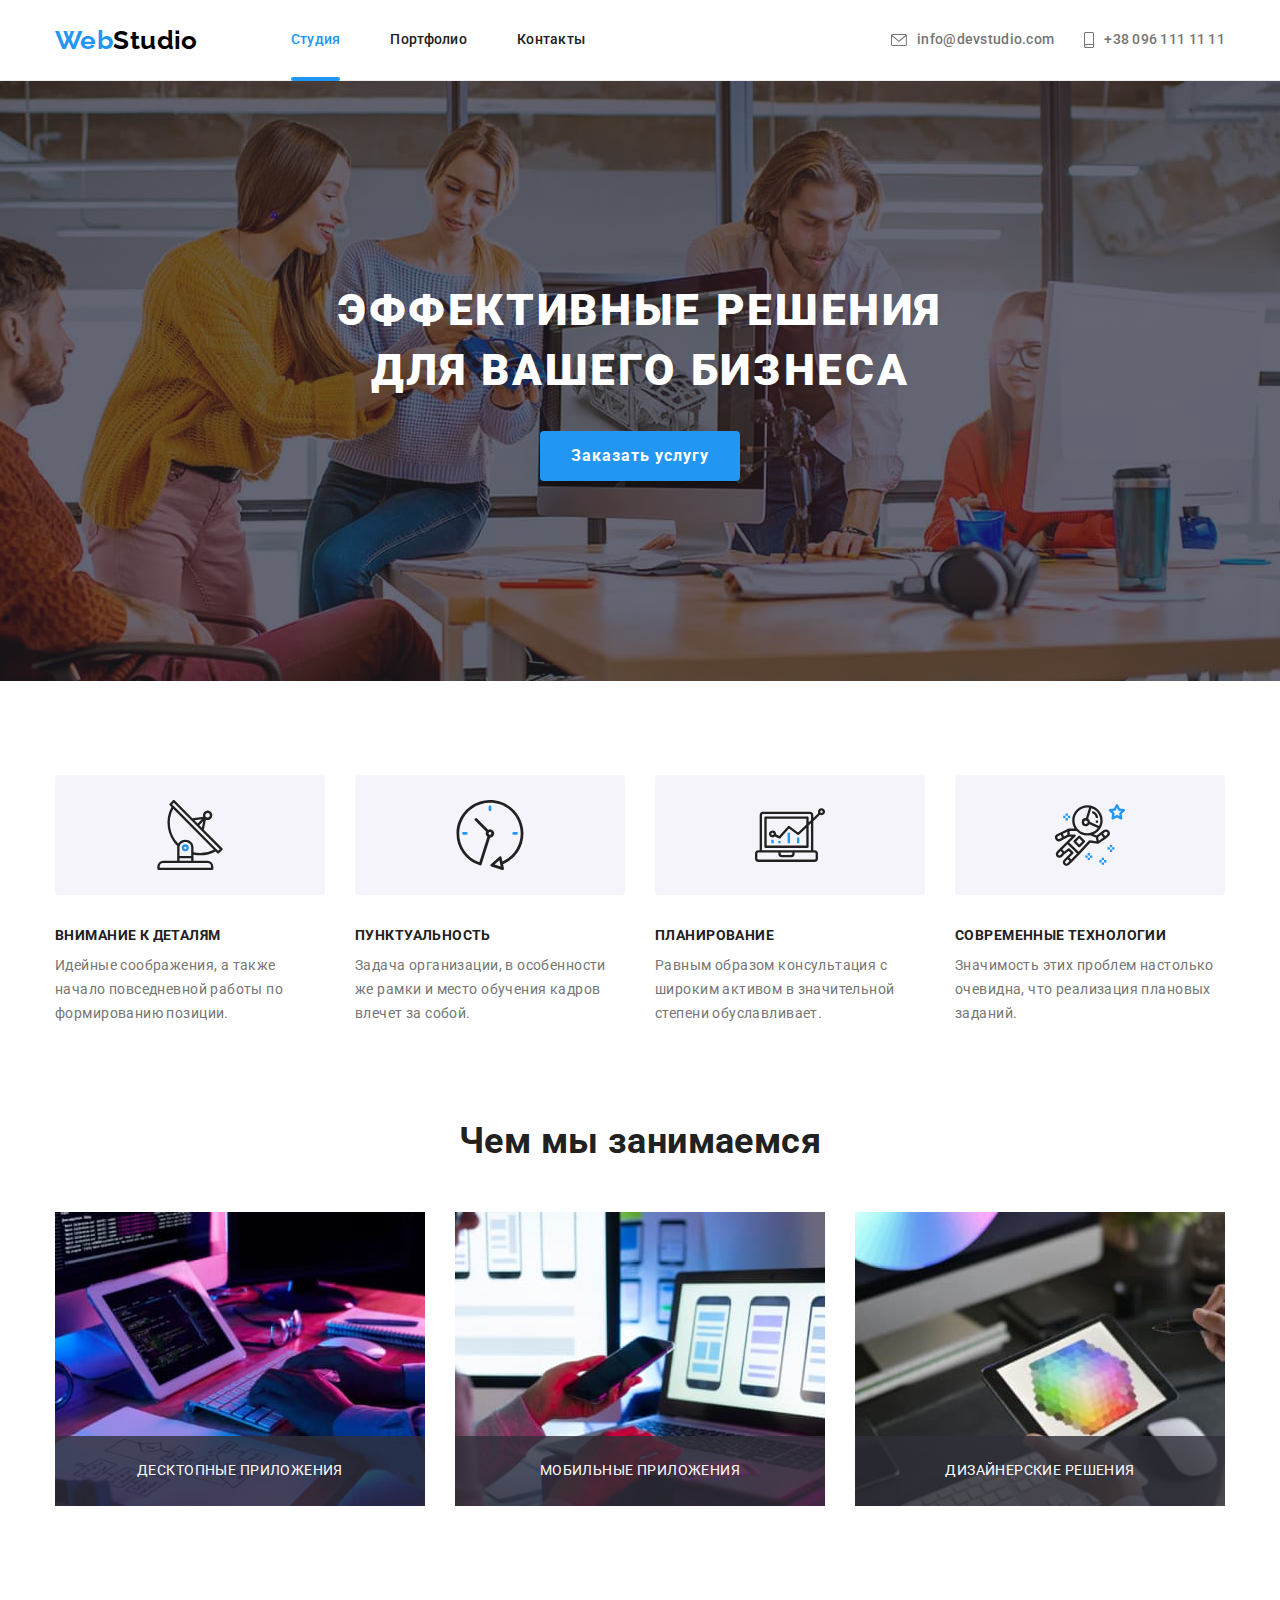
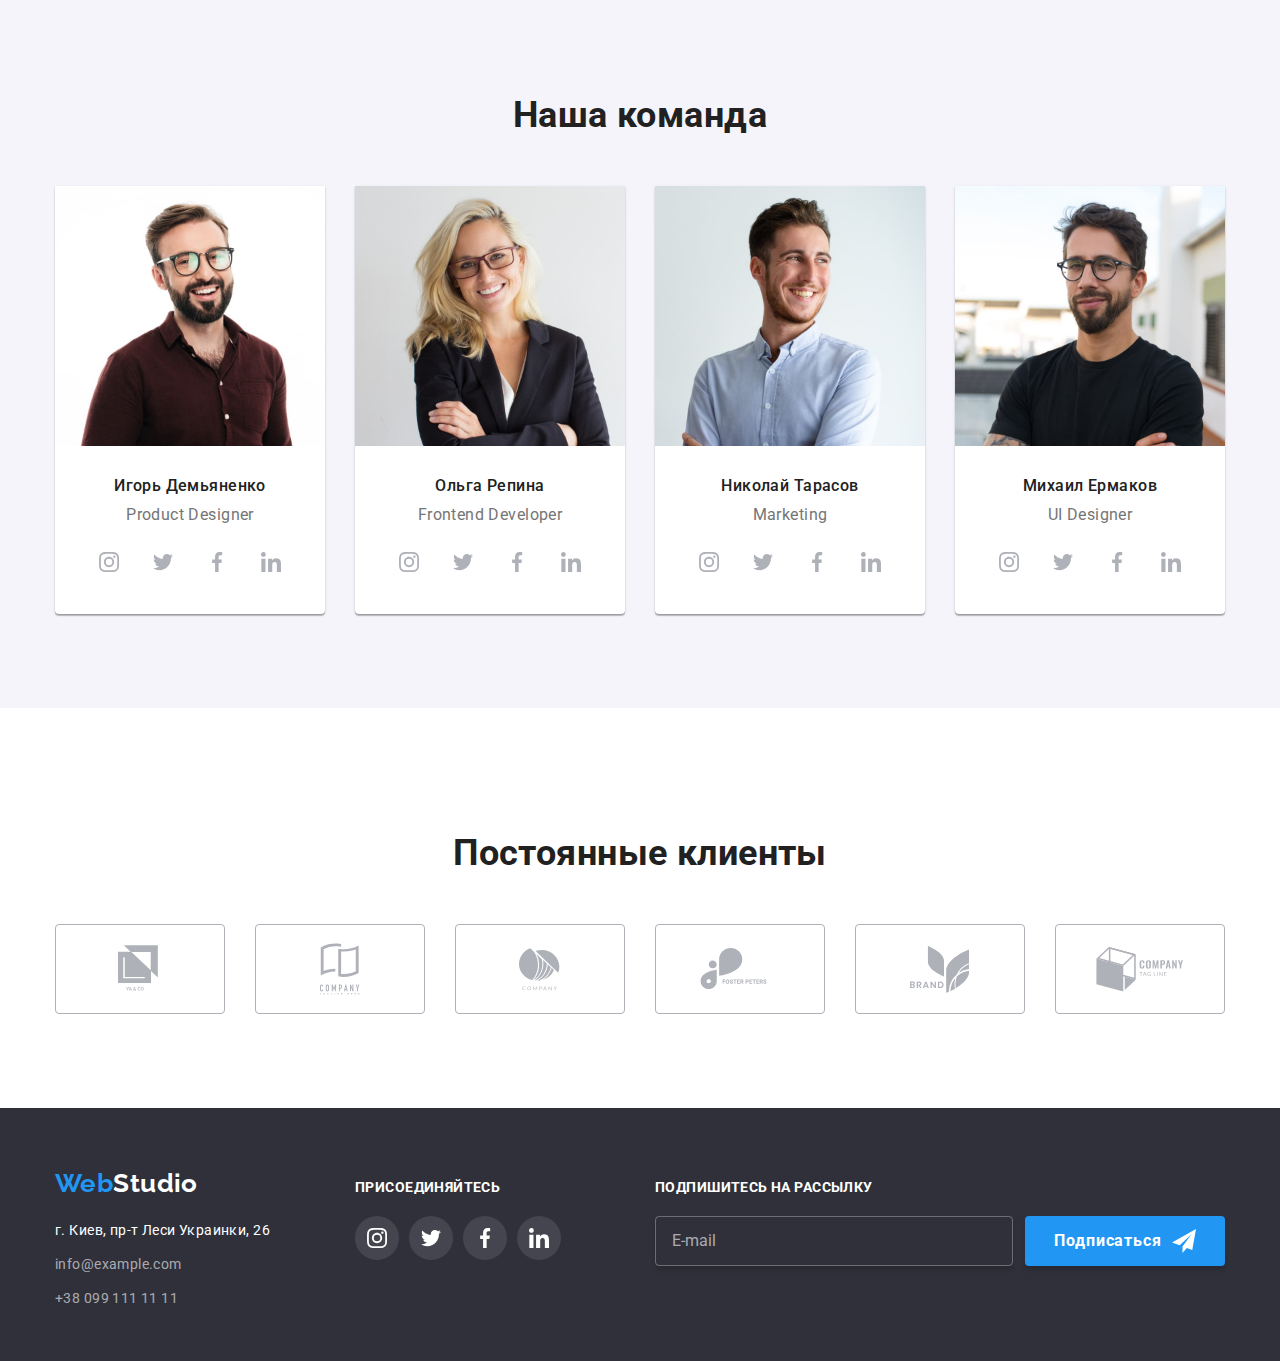
<file: index.html>
<!DOCTYPE html>
<html lang="ru">
  <head>
    <meta charset="UTF-8" />
    <meta name="viewport" content="width=device-width, initial-scale=1.0" />
    <title>WebStudio</title>
    <link rel="stylesheet" href="https://fonts.googleapis.com/css2?family=Raleway:wght@700&family=Roboto:wght@400;500;700;900&display=fallback" />
    <link rel="stylesheet" href="https://cdnjs.cloudflare.com/ajax/libs/modern-normalize/0.7.0/modern-normalize.min.css" />
    <link rel="stylesheet" href="./css/style.css" />
  </head>
  <body>
    <header class="header">
      <div class="container main-nav">
        <a href="./index.html" lang="en" class="logo">Web<span class="logo-header">Studio</span></a>
        <nav>
          <ul class="site-nav">
            <li class="item"><a href="./index.html" class="link current">Студия</a></li>
            <li class="item"><a href="./portpholio.html" class="link">Портфолио</a></li>
            <li class="item"><a href="#contacts" class="link">Контакты</a></li>
          </ul>
        </nav>
        <address class="address-nav">
          <a href="mailto:info@devstudio.com" lang="en" class="link">
            <svg class="icon-nav envelope">
              <use href="./images/svg/symbol-defs.svg#icon-envelope"></use>
            </svg>
            info@devstudio.com
          </a>
          <a href="tel:+380961111111" class="link">
            <svg class="icon-nav smartphone">
              <use href="./images/svg/symbol-defs.svg#icon-smartphone"></use>
            </svg>
            +38 096 111 11 11
          </a>
        </address>
      </div>
    </header>
    <main>
      <!--Hero-->
      <section class="section hero">
        <div class="hero-container">
          <h1 class="hero-title">Эффективные решения для вашего бизнеса</h1>
          <button type="button" class="hero-button" data-modal-open>Заказать услугу</button>
        </div>
      </section>
      <!--Features-->
      <section class="section features">
        <div class="container">
          <h2 class="features-main-title visually-hidden">Наши преимущества</h2>
          <ul class="features-list flexbox">
            <li class="features-item attention">
              <h3 class="features-title">Внимание к деталям</h3>
              <p class="features-text">Идейные соображения, а также начало повседневной работы по формированию позиции.</p>
            </li>
            <li class="features-item punctuality">
              <h3 class="features-title">Пунктуальность</h3>
              <p class="features-text">Задача организации, в особенности же рамки и место обучения кадров влечет за собой.</p>
            </li>
            <li class="features-item planning">
              <h3 class="features-title">Планирование</h3>
              <p class="features-text">Равным образом консультация с широким активом в значительной степени обуславливает.</p>
            </li>
            <li class="features-item technology">
              <h3 class="features-title">Современные технологии</h3>
              <p class="features-text">Значимость этих проблем настолько очевидна, что реализация плановых заданий.</p>
            </li>
          </ul>
        </div>
      </section>
      <!--Our Job-->
      <section class="section job">
        <div class="container">
          <h2 class="job-title">Чем мы занимаемся</h2>
          <ul class="job-list flexbox">
            <li class="job-item">
              <img src="./images/img1.jpg" alt="Человек, который работает за ноутбуком" width="370" />
              <p class="job-text">Десктопные приложения</p>
            </li>
            <li class="job-item">
              <img src="./images/img2.jpg" alt="Макеты для мобыльного приложения" width="370" />
              <p class="job-text">Мобильные приложения</p>
            </li>
            <li class="job-item">
              <img src="./images/img3.jpg" alt="Человек подбирает на планшете цвет для дизайна" width="370" />
              <p class="job-text">Дизайнерские решения</p>
            </li>
          </ul>
        </div>
      </section>
      <!--Our Team-->
      <section class="section team">
        <div class="container">
          <h2 class="team-title">Наша команда</h2>
          <ul class="team-list flexbox">
            <li class="team-item">
              <img class="team-img" src="./images/teamcard1.jpg" alt="Игорь Демьяненко" width="270" />
              <h3 class="team-worker-title">Игорь Демьяненко</h3>
              <p class="team-worker-text" lang="en">Product Designer</p>
              <ul class="social-icon-list">
                <li class="social-icon-item">
                  <a href="https://www.instagram.com/?hl=ru" class="link social-icon-link" target="_blank" rel="noopener noreferrer" aria-label="ccылка Инстаграм">
                    <svg class="social-icon">
                      <use href="./images/svg/symbol-defs.svg#icon-instagram"></use>
                    </svg>
                  </a>
                </li>
                <li class="social-icon-item">
                  <a href="https://twitter.com/" class="link social-icon-link" target="_blank" rel="noopener noreferrer" aria-label="ccылка Твиттер">
                    <svg class="social-icon">
                      <use href="./images/svg/symbol-defs.svg#icon-twitter"></use>
                    </svg>
                  </a>
                </li>
                <li class="social-icon-item">
                  <a href="https://www.facebook.com/" class="link social-icon-link" target="_blank" rel="noopener noreferrer" aria-label="ccылка Фейсбук">
                    <svg class="social-icon">
                      <use href="./images/svg/symbol-defs.svg#icon-facebook"></use>
                    </svg>
                  </a>
                </li>
                <li class="social-icon-item">
                  <a href="https://ru.linkedin.com/" class="link social-icon-link" target="_blank" rel="noopener noreferrer" aria-label="ccылка Линкедин">
                    <svg class="social-icon">
                      <use href="./images/svg/symbol-defs.svg#icon-linkedin"></use>
                    </svg>
                  </a>
                </li>
              </ul>
            </li>
            <li class="team-item">
              <img class="team-img" src="./images/teamcard2.jpg" alt="Ольга Репина" width="270" />
              <h3 class="team-worker-title">Ольга Репина</h3>
              <p class="team-worker-text" lang="en">Frontend Developer</p>
              <ul class="social-icon-list">
                <li class="social-icon-item">
                  <a href="https://www.instagram.com/?hl=ru" class="link social-icon-link" target="_blank" rel="noopener noreferrer" aria-label="ccылка Инстаграм">
                    <svg class="social-icon">
                      <use href="./images/svg/symbol-defs.svg#icon-instagram"></use>
                    </svg>
                  </a>
                </li>
                <li class="social-icon-item">
                  <a href="https://twitter.com/" class="link social-icon-link" target="_blank" rel="noopener noreferrer" aria-label="ccылка Твиттер">
                    <svg class="social-icon">
                      <use href="./images/svg/symbol-defs.svg#icon-twitter"></use>
                    </svg>
                  </a>
                </li>
                <li class="social-icon-item">
                  <a href="https://www.facebook.com/" class="link social-icon-link" target="_blank" rel="noopener noreferrer" aria-label="ccылка Фейсбук">
                    <svg class="social-icon">
                      <use href="./images/svg/symbol-defs.svg#icon-facebook"></use>
                    </svg>
                  </a>
                </li>
                <li class="social-icon-item">
                  <a href="https://ru.linkedin.com/" class="link social-icon-link" target="_blank" rel="noopener noreferrer" aria-label="ccылка Линкедин">
                    <svg class="social-icon">
                      <use href="./images/svg/symbol-defs.svg#icon-linkedin"></use>
                    </svg>
                  </a>
                </li>
              </ul>
            </li>
            <li class="team-item">
              <img class="team-img" src="./images/teamcard3.jpg" alt="Николай Тарасов" width="270" />
              <h3 class="team-worker-title">Николай Тарасов</h3>
              <p class="team-worker-text" lang="en">Marketing</p>
              <ul class="social-icon-list">
                <li class="social-icon-item">
                  <a href="https://www.instagram.com/?hl=ru" class="link social-icon-link" target="_blank" rel="noopener noreferrer" aria-label="ccылка Инстаграм">
                    <svg class="social-icon">
                      <use href="./images/svg/symbol-defs.svg#icon-instagram"></use>
                    </svg>
                  </a>
                </li>
                <li class="social-icon-item">
                  <a href="https://twitter.com/" class="link social-icon-link" target="_blank" rel="noopener noreferrer" aria-label="ccылка Твиттер">
                    <svg class="social-icon">
                      <use href="./images/svg/symbol-defs.svg#icon-twitter"></use>
                    </svg>
                  </a>
                </li>
                <li class="social-icon-item">
                  <a href="https://www.facebook.com/" class="link social-icon-link" target="_blank" rel="noopener noreferrer" aria-label="ccылка Фейсбук">
                    <svg class="social-icon">
                      <use href="./images/svg/symbol-defs.svg#icon-facebook"></use>
                    </svg>
                  </a>
                </li>
                <li class="social-icon-item">
                  <a href="https://ru.linkedin.com/" class="link social-icon-link" target="_blank" rel="noopener noreferrer" aria-label="ccылка Линкедин">
                    <svg class="social-icon">
                      <use href="./images/svg/symbol-defs.svg#icon-linkedin"></use>
                    </svg>
                  </a>
                </li>
              </ul>
            </li>
            <li class="team-item">
              <img class="team-img" src="./images/teamcard4.jpg" alt="Михаил Ермаков" width="270" />
              <h3 class="team-worker-title">Михаил Ермаков</h3>
              <p class="team-worker-text" lang="en">UI Designer</p>
              <ul class="social-icon-list">
                <li class="social-icon-item">
                  <a href="https://www.instagram.com/?hl=ru" class="link social-icon-link" target="_blank" rel="noopener noreferrer" aria-label="ccылка Инстаграм">
                    <svg class="social-icon">
                      <use href="./images/svg/symbol-defs.svg#icon-instagram"></use>
                    </svg>
                  </a>
                </li>
                <li class="social-icon-item">
                  <a href="https://twitter.com/" class="link social-icon-link" target="_blank" rel="noopener noreferrer" aria-label="ccылка Твиттер">
                    <svg class="social-icon">
                      <use href="./images/svg/symbol-defs.svg#icon-twitter"></use>
                    </svg>
                  </a>
                </li>
                <li class="social-icon-item">
                  <a href="https://www.facebook.com/" class="link social-icon-link" target="_blank" rel="noopener noreferrer" aria-label="ccылка Фейсбук">
                    <svg class="social-icon">
                      <use href="./images/svg/symbol-defs.svg#icon-facebook"></use>
                    </svg>
                  </a>
                </li>
                <li class="social-icon-item">
                  <a href="https://ru.linkedin.com/" class="link social-icon-link" target="_blank" rel="noopener noreferrer" aria-label="ccылка Линкедин">
                    <svg class="social-icon">
                      <use href="./images/svg/symbol-defs.svg#icon-linkedin"></use>
                    </svg>
                  </a>
                </li>
              </ul>
            </li>
          </ul>
        </div>
      </section>
      <!--Regular customers-->
      <section class="section">
        <div class="container">
          <h2 class="customers-title">Постоянные клиенты</h2>
          <ul class="customers-list">
            <li class="customers-item">
              <a href="" class="link customers-link">
                <svg class="customers-icon" width="44" height="49">
                  <use href="./images/svg/symbol-defs.svg#icon-logo1"></use>
                </svg>
              </a>
            </li>
            <li class="customers-item">
              <a href="" class="link customers-link">
                <svg class="customers-icon" width="40" height="52">
                  <use href="./images/svg/symbol-defs.svg#icon-logo2"></use>
                </svg>
              </a>
            </li>
            <li class="customers-item">
              <a href="" class="link customers-link">
                <svg class="customers-icon" width="41" height="43">
                  <use href="./images/svg/symbol-defs.svg#icon-logo3"></use>
                </svg>
              </a>
            </li>
            <li class="customers-item">
              <a href="" class="link customers-link">
                <svg class="customers-icon" width="80" height="42">
                  <use href="./images/svg/symbol-defs.svg#icon-logo4"></use>
                </svg>
              </a>
            </li>
            <li class="customers-item">
              <a href="" class="link customers-link">
                <svg class="customers-icon" width="59" height="47">
                  <use href="./images/svg/symbol-defs.svg#icon-logo5"></use>
                </svg>
              </a>
            </li>
            <li class="customers-item">
              <a href="" class="link customers-link">
                <svg class="customers-icon" width="88" height="45">
                  <use href="./images/svg/symbol-defs.svg#icon-logo6"></use>
                </svg>
              </a>
            </li>
          </ul>
        </div>
      </section>
    </main>
    <!--Footer-->
    <footer id="contacts" class="footer">
      <div class="container footer-wraper">
        <div class="footer-contacts">
          <a href="./index.html" lang="en" class="link logo logo-down">Web<span class="logo-footer">Studio</span></a>
          <address class="address-footer">
            <span class="adress-footer-streat">г. Киев, пр-т Леси Украинки, 26</span>
            <a href="mailto:info@example.com" lang="en" class="link mail">info@example.com</a>
            <a href="tel:+380991111111" class="link">+38 099 111 11 11</a>
          </address>
        </div>
        <div class="join-contacts">
          <b class="join-title">присоединяйтесь</b>
          <ul class="social-icon-list join-list">
            <li class="social-icon-item">
              <a href="https://www.instagram.com/?hl=ru" class="link social-icon-link join-link" target="_blank" rel="noopener noreferrer" aria-label="ccылка Инстаграм">
                <svg class="social-icon join-icon">
                  <use href="./images/svg/symbol-defs.svg#icon-instagram"></use>
                </svg>
              </a>
            </li>
            <li class="social-icon-item">
              <a href="https://twitter.com/" class="link social-icon-link join-link" target="_blank" rel="noopener noreferrer" aria-label="ccылка Твиттер">
                <svg class="social-icon join-icon">
                  <use href="./images/svg/symbol-defs.svg#icon-twitter"></use>
                </svg>
              </a>
            </li>
            <li class="social-icon-item">
              <a href="https://www.facebook.com/" class="link social-icon-link join-link" target="_blank" rel="noopener noreferrer" aria-label="ccылка Фейсбук">
                <svg class="social-icon join-icon">
                  <use href="./images/svg/symbol-defs.svg#icon-facebook"></use>
                </svg>
              </a>
            </li>
            <li class="social-icon-item">
              <a href="https://ru.linkedin.com/" class="link social-icon-link join-link" target="_blank" rel="noopener noreferrer" aria-label="ccылка Линкедин">
                <svg class="social-icon join-icon">
                  <use href="./images/svg/symbol-defs.svg#icon-linkedin"></use>
                </svg>
              </a>
            </li>
          </ul>
        </div>
        <div class="container-submit">
          <b class="join-title submit-title">Подпишитесь на рассылку</b>
          <form action="#" class="submit-form" autocomplete="on">
            <label class="submit-form-field">
              <input type="email" name="user-email" class="submit-form-input" placeholder="E-mail" autocomplete="on" required />
            </label>
            <button type="submit" class="hero-button submit-button">
              <span class="submit-button-text">Подписаться</span>
              <svg class="icon-send" width="24" height="24">
                <use href="./images/svg/symbol-defs.svg#icon-send"></use>
              </svg>
            </button>
          </form>
        </div>
      </div>
    </footer>
    <!--Backdrop-->
    <div class="backdrop is-hidden" data-modal>
      <div class="modal">
        <button type="button" class="modal-button-close flexbox" aria-label="Закрыть" data-modal-close>
          <svg class="icon-close" width="18" height="18">
            <use href="./images/svg/symbol-defs.svg#icon-close"></use>
          </svg>
        </button>
        <!--Form-->
        <b class="modal-title">Оставьте свои данные, мы вам перезвоним</b>
        <form action="#" class="form-modal">
          <ul class="form-modal-list">
            <li class="form-modal-item">
              <span class="form-modal-lable">Имя</span>
              <label class="form-modal-field">
                <input type="text" name="name" class="form-modal-input" autocomplete="on" placeholder=" " required />
                <svg class="form-modal-icon" width="18" height="18">
                  <use href="./images/svg/symbol-defs.svg#icon-person-form"></use>
                </svg>
              </label>
            </li>
            <li class="form-modal-item">
              <span class="form-modal-lable">Телефон</span>
              <label class="form-modal-field">
                <input type="tel" name="tel" class="form-modal-input" autocomplete="on" />
                <svg class="form-modal-icon" width="18" height="18">
                  <use href="./images/svg/symbol-defs.svg#icon-phone-form"></use>
                </svg>
              </label>
            </li>
            <li class="form-modal-item">
              <span class="form-modal-lable">Почта</span>
              <label class="form-modal-field">
                <input type="email" name="email" class="form-modal-input" autocomplete="on" required />
                <svg class="form-modal-icon" width="18" height="18">
                  <use href="./images/svg/symbol-defs.svg#icon-email-form"></use>
                </svg>
              </label>
            </li>
            <li class="form-modal-item">
              <span class="form-modal-lable">Комментарий</span>
              <label class="form-modal-field">
                <textarea name="comment" rows="7" placeholder="Введите текст" class="form-modal-comment"></textarea>
              </label>
            </li>
          </ul>
          <label class="form-modal-checkbox">
            <input type="checkbox" name="checkbox" class="checkbox visually-hidden" checked />
            <span class="checkbox-icon"></span>
            <span class="checkbox-text">
              Соглашаюсь с рассылкой и принимаю
              <a href="./" class="checkbox-link">Условия договора</a>
            </span>
          </label>
          <button type="submit" class="hero-button modal-button">Отправить</button>
        </form>
      </div>
    </div>
    <script src="./js/modal.js"></script>
  </body>
</html>
</file>
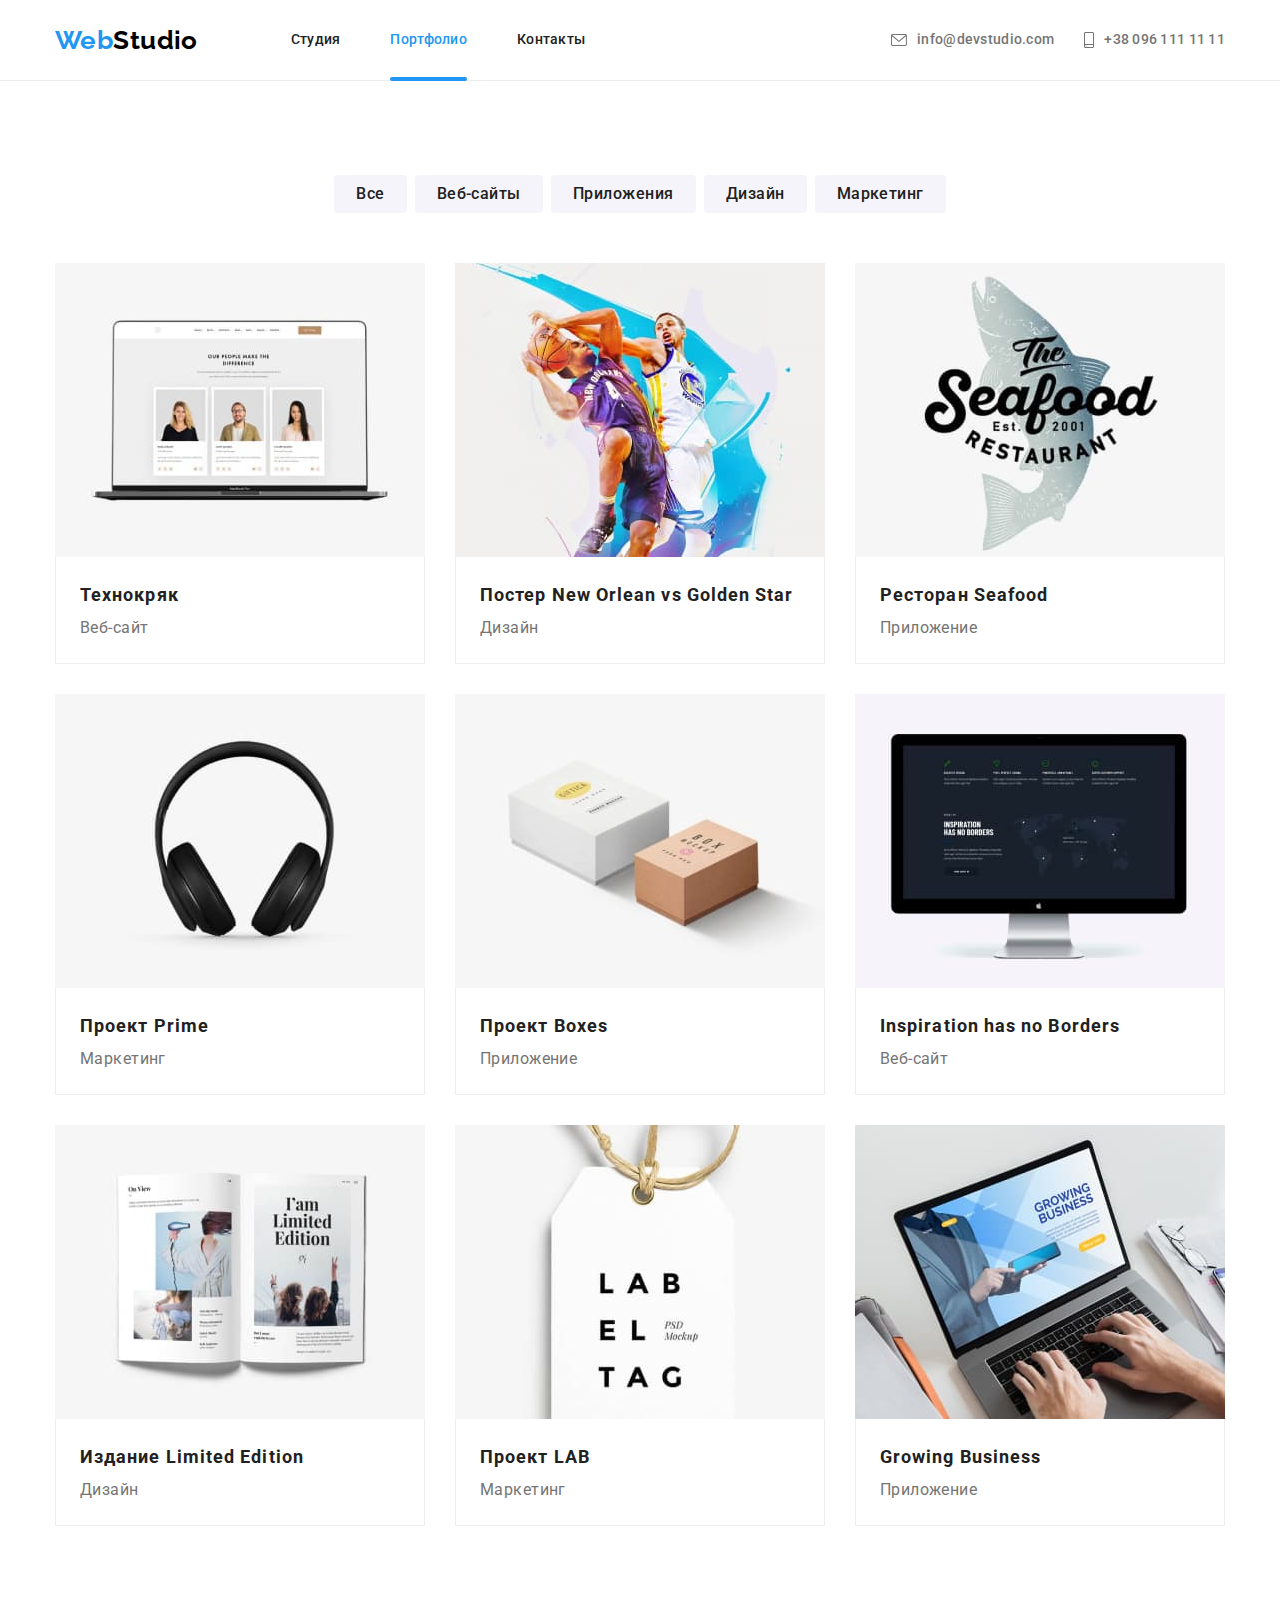
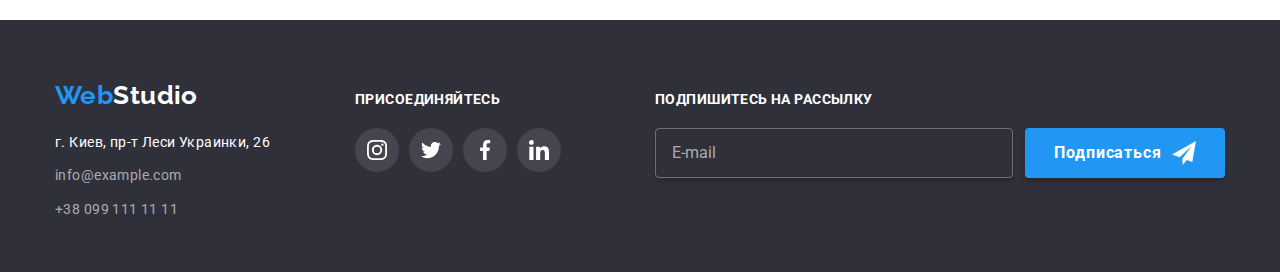
<file: portpholio.html>
<!DOCTYPE html>
<html lang="ru">
  <head>
    <meta charset="UTF-8" />
    <meta name="viewport" content="width=device-width, initial-scale=1.0" />
    <title>WebStudio</title>
    <link rel="stylesheet" href="https://fonts.googleapis.com/css2?family=Raleway:wght@700&family=Roboto:wght@400;500;700;900&display=fallback" />
    <link rel="stylesheet" href="https://cdnjs.cloudflare.com/ajax/libs/modern-normalize/0.7.0/modern-normalize.min.css" />
    <link rel="stylesheet" href="./css/style.css" />
  </head>
  <body>
    <header class="header">
      <div class="container main-nav">
        <a href="./index.html" lang="en" class="logo">Web<span class="logo-header">Studio</span></a>
        <nav>
          <ul class="site-nav">
            <li class="item"><a href="./index.html" class="link">Студия</a></li>
            <li class="item"><a href="./portpholio.html" class="link current">Портфолио</a></li>
            <li class="item"><a href="#contacts" class="link">Контакты</a></li>
          </ul>
        </nav>
        <address class="address-nav">
          <a href="mailto:info@devstudio.com" lang="en" class="link">
            <svg class="icon-nav envelope">
              <use href="./images/svg/symbol-defs.svg#icon-envelope"></use>
            </svg>
            info@devstudio.com
          </a>
          <a href="tel:+380961111111" class="link">
            <svg class="icon-nav smartphone">
              <use href="./images/svg/symbol-defs.svg#icon-smartphone"></use>
            </svg>
            +38 096 111 11 11
          </a>
        </address>
      </div>
    </header>
    <main>
      <!--Portfolio-->
      <section class="section projects">
        <!--Блок отбора-->
        <div class="container">
          <ul class="projects-selection-list flexbox">
            <li class="projects-selection-item">
              <button type="button" class="button">Все</button>
            </li>
            <li class="projects-selection-item">
              <button type="button" class="button">Веб-сайты</button>
            </li>
            <li class="projects-selection-item">
              <button type="button" class="button">Приложения</button>
            </li>
            <li class="projects-selection-item">
              <button type="button" class="button">Дизайн</button>
            </li>
            <li class="projects-selection-item">
              <button type="button" class="button">Маркетинг</button>
            </li>
          </ul>
          <ul class="projects-list flexbox">
            <li class="projects-item">
              <a href="./">
                <div class="projects-thumb">
                  <img src="./images/portpholio/project1.jpg" alt="Экран ноутбука" width="370" />
                  <div class="projects-overlay">
                    <p class="projects-overlay-text">
                      Технокряк это современная площадка распространения коронавируса. Компании используют эту платформу для цифрового шпионажа и атак на защищённые сервера конкурентов.
                    </p>
                  </div>
                </div>
                <div class="projects-text-container">
                  <h2 class="projects-title">Технокряк</h2>
                  <p class="projects-text">Веб-сайт</p>
                </div>
              </a>
            </li>
            <li class="projects-item">
              <a href="./">
                <div class="projects-thumb">
                  <img src="./images/portpholio/project2.jpg" alt="Два баскедболиста" width="370" />
                  <div class="projects-overlay">
                    <p class="projects-overlay-text">
                      Технокряк это современная площадка распространения коронавируса. Компании используют эту платформу для цифрового шпионажа и атак на защищённые сервера конкурентов.
                    </p>
                  </div>
                </div>
                <div class="projects-text-container">
                  <h2 class="projects-title">Постер New Orlean vs Golden Star</h2>
                  <p class="projects-text">Дизайн</p>
                </div>
              </a>
            </li>
            <li class="projects-item">
              <a href="./">
                <div class="projects-thumb">
                  <img src="./images/portpholio/project3.jpg" alt="Логотип ресторана" width="370" />
                  <div class="projects-overlay">
                    <p class="projects-overlay-text">
                      Технокряк это современная площадка распространения коронавируса. Компании используют эту платформу для цифрового шпионажа и атак на защищённые сервера конкурентов.
                    </p>
                  </div>
                </div>
                <div class="projects-text-container">
                  <h2 class="projects-title">Ресторан Seafood</h2>
                  <p class="projects-text">Приложение</p>
                </div>
              </a>
            </li>
            <li class="projects-item">
              <a href="./">
                <div class="projects-thumb">
                  <img src="./images/portpholio/project4.jpg" alt="Наушники" width="370" />
                  <div class="projects-overlay">
                    <p class="projects-overlay-text">
                      Технокряк это современная площадка распространения коронавируса. Компании используют эту платформу для цифрового шпионажа и атак на защищённые сервера конкурентов.
                    </p>
                  </div>
                </div>
                <div class="projects-text-container">
                  <h2 class="projects-title">Проект Prime</h2>
                  <p class="projects-text">Маркетинг</p>
                </div>
              </a>
            </li>
            <li class="projects-item">
              <a href="./">
                <div class="projects-thumb">
                  <img src="./images/portpholio/project5.jpg" alt="Две коробки" width="370" />
                  <div class="projects-overlay">
                    <p class="projects-overlay-text">
                      Технокряк это современная площадка распространения коронавируса. Компании используют эту платформу для цифрового шпионажа и атак на защищённые сервера конкурентов.
                    </p>
                  </div>
                </div>
                <div class="projects-text-container">
                  <h2 class="projects-title">Проект Boxes</h2>
                  <p class="projects-text">Приложение</p>
                </div>
              </a>
            </li>
            <li class="projects-item">
              <a href="./">
                <div class="projects-thumb">
                  <img src="./images/portpholio/project6.jpg" alt="Монитор" width="370" />
                  <div class="projects-overlay">
                    <p class="projects-overlay-text">
                      Технокряк это современная площадка распространения коронавируса. Компании используют эту платформу для цифрового шпионажа и атак на защищённые сервера конкурентов.
                    </p>
                  </div>
                </div>
                <div class="projects-text-container">
                  <h2 class="projects-title" lang="en">Inspiration has no Borders</h2>
                  <p class="projects-text">Веб-сайт</p>
                </div>
              </a>
            </li>
            <li class="projects-item">
              <a href="./">
                <div class="projects-thumb">
                  <img src="./images/portpholio/project7.jpg" alt="Книга" width="370" />
                  <div class="projects-overlay">
                    <p class="projects-overlay-text">
                      Технокряк это современная площадка распространения коронавируса. Компании используют эту платформу для цифрового шпионажа и атак на защищённые сервера конкурентов.
                    </p>
                  </div>
                </div>
                <div class="projects-text-container">
                  <h2 class="projects-title">Издание Limited Edition</h2>
                  <p class="projects-text">Дизайн</p>
                </div>
              </a>
            </li>
            <li class="projects-item">
              <a href="./">
                <div class="projects-thumb">
                  <img src="./images/portpholio/project8.jpg" alt="Бирка" width="370" />
                  <div class="projects-overlay">
                    <p class="projects-overlay-text">
                      Технокряк это современная площадка распространения коронавируса. Компании используют эту платформу для цифрового шпионажа и атак на защищённые сервера конкурентов.
                    </p>
                  </div>
                </div>
                <div class="projects-text-container">
                  <h2 class="projects-title">Проект LAB</h2>
                  <p class="projects-text">Маркетинг</p>
                </div>
              </a>
            </li>
            <li class="projects-item">
              <a href="./">
                <div class="projects-thumb">
                  <img src="./images/portpholio/project9.jpg" alt="Ноутбук" width="370" />
                  <div class="projects-overlay">
                    <p class="projects-overlay-text">
                      Технокряк это современная площадка распространения коронавируса. Компании используют эту платформу для цифрового шпионажа и атак на защищённые сервера конкурентов.
                    </p>
                  </div>
                </div>
                <div class="projects-text-container">
                  <h2 class="projects-title" lang="en">Growing Business</h2>
                  <p class="projects-text">Приложение</p>
                </div>
              </a>
            </li>
          </ul>
        </div>
      </section>
    </main>
    <footer id="contacts" class="footer">
      <div class="container footer-wraper">
        <div class="footer-contacts">
          <a href="./index.html" lang="en" class="logo logo-down">Web<span class="logo-footer">Studio</span></a>
          <address class="address-footer">
            <span class="adress-footer-streat">г. Киев, пр-т Леси Украинки, 26</span>
            <a href="mailto:info@example.com" lang="en" class="link mail">info@example.com</a>
            <a href="tel:+380991111111" class="link">+38 099 111 11 11</a>
          </address>
        </div>
        <div class="join-contacts">
          <h2 class="join-title">присоединяйтесь</h2>
          <ul class="social-icon-list join-list">
            <li class="social-icon-item">
              <a href="https://www.instagram.com/?hl=ru" class="link social-icon-link join-link" target="_blank" rel="noopener noreferrer" aria-label="ccылка Инстаграм">
                <svg class="social-icon join-icon">
                  <use href="./images/svg/symbol-defs.svg#icon-instagram"></use>
                </svg>
              </a>
            </li>
            <li class="social-icon-item">
              <a href="https://twitter.com/" class="link social-icon-link join-link" target="_blank" rel="noopener noreferrer" aria-label="ccылка Твиттер">
                <svg class="social-icon join-icon">
                  <use href="./images/svg/symbol-defs.svg#icon-twitter"></use>
                </svg>
              </a>
            </li>
            <li class="social-icon-item">
              <a href="https://www.facebook.com/" class="link social-icon-link join-link" target="_blank" rel="noopener noreferrer" aria-label="ccылка Фейсбук">
                <svg class="social-icon join-icon">
                  <use href="./images/svg/symbol-defs.svg#icon-facebook"></use>
                </svg>
              </a>
            </li>
            <li class="social-icon-item">
              <a href="https://ru.linkedin.com/" class="link social-icon-link join-link" target="_blank" rel="noopener noreferrer" aria-label="ccылка Линкедин">
                <svg class="social-icon join-icon">
                  <use href="./images/svg/symbol-defs.svg#icon-linkedin"></use>
                </svg>
              </a>
            </li>
          </ul>
        </div>
        <div class="container-submit">
          <b class="join-title submit-title">Подпишитесь на рассылку</b>
          <form action="" class="submit-form" autocomplete="on">
            <label class="submit-form-field">
              <input type="email" name="user-email" class="submit-form-input" placeholder="E-mail" autocomplete="on" required />
            </label>
            <button type="submit" class="hero-button submit-button">
              <span class="submit-button-text">Подписаться</span>
              <svg class="icon-send" width="24" height="24">
                <use href="./images/svg/symbol-defs.svg#icon-send"></use>
              </svg>
            </button>
          </form>
        </div>
      </div>
    </footer>
  </body>
</html>
</file>
<file: css/style.css>
:root {
  --text-color-gray: #757575;
  --text-color-black: #212121;
  --accent-link-color: #2196f3;
  --white: #ffffff;
  --primary-background: #e5e5e5;
  --secondary-background: #f5f4fa;
  --icon-gray: #afb1b8;

  --time: 250ms;
  --time-function: cubic-bezier(0.4, 0, 0.2, 1);
}

/* #188ce8 цвет фона кнопки Героя*/
/* #E5E5E5 первичный цвет фона*/
/* #F5F4FA вторичный цвет фона*/

body {
  font-family: Roboto, sans-serif;
  font-size: 14px;
  letter-spacing: 0.03em;
  color: var(--text-color-gray);
}

ul {
  list-style: none;
  padding: 0;
  margin: 0;
}

a {
  text-decoration: none;
}

h2,
h3 {
  color: var(--text-color-black);
}

img {
  display: block;
  max-width: 100%;
  height: auto;
}

.container {
  width: 1200px;
  margin-right: auto;
  margin-left: auto;
  padding-right: 15px;
  padding-left: 15px;
}

.flexbox {
  display: flex;
  flex-wrap: wrap;
}

.section {
  max-width: 1600px;
  margin-right: auto;
  margin-left: auto;
  padding-top: 94px;
  padding-bottom: 94px;
}

.visually-hidden {
  position: absolute;
  width: 1px;
  height: 1px;
  margin: -1px;
  border: 0;
  padding: 0;
  clip: rect(0 0 0 0);
  overflow: hidden;
}

/*Main nav*/

.header {
  max-width: 1600px;
  margin-right: auto;
  margin-left: auto;
  background-color: var(--white);
  border-bottom: 1px solid #ececec;
}

.main-nav {
  display: flex;
  align-items: center;
}

/*Logo*/
.logo {
  color: var(--accent-link-color);
  font-family: Raleway, sans-serif;
  font-weight: 700;
  font-size: 26px;
  line-height: 1.19;
}

.logo-header {
  color: #000000;
}

/* Site nav*/

.site-nav {
  display: flex;
  margin-left: 93px;
}

.site-nav .item:not(:last-child) {
  margin-right: 50px;
}
.link {
  transition: var(--time) var(--time-function);
}

.site-nav .link {
  display: block;
  padding-top: 32px;
  padding-bottom: 32px;

  color: var(--text-color-black);
  font-weight: 500;
  font-size: 14px;
  line-height: 1.14;
  letter-spacing: 0.02em;
}

.site-nav .link:hover,
.site-nav .link:focus {
  color: var(--accent-link-color);
}
.link.current {
  position: relative;
  color: var(--accent-link-color);
}

.link.current::after {
  content: "";
  position: absolute;
  width: 100%;
  height: 4px;
  bottom: 0;
  left: 0;
  margin-bottom: -1px;
  border-radius: 2px;
  background-color: var(--accent-link-color);
}

/*Address-nav*/

.address-nav {
  margin-left: auto;
  display: flex;
  align-content: center;
}

.address-nav .link:not(:last-child) {
  margin-right: 30px;
}

.address-nav .link {
  display: inline-flex;
  align-items: center;
  padding-top: 32px;
  padding-bottom: 32px;
  font-style: normal;
  color: var(--text-color-gray);
  font-weight: 500;
  font-size: 14px;
  line-height: 1.14;
  letter-spacing: 0.02em;
}

.icon-nav {
  margin-right: 10px;
  fill: var(--text-color-gray);

  transition: fill var(--time) var(--time-function);
}

.envelope {
  width: 16px;
  height: 12px;
}

.smartphone {
  width: 10px;
  height: 16px;
}

.address-nav .link:hover,
.address-nav .link:focus {
  color: var(--accent-link-color);
}

.address-nav .link:hover .icon-nav,
.address-nav .link:focus .icon-nav {
  fill: var(--accent-link-color);
}

/*Hero*/
.hero {
  height: 600px;
  padding-top: 200px;
  padding-bottom: 200px;
  background: linear-gradient(to right, rgba(47, 48, 58, 0.4), rgba(47, 48, 58, 0.4)), url(../images/hero.jpg), #c4c4c4;
  background-position: center;
  text-align: center;
}

.hero-container {
  max-width: 695px;
  margin-right: auto;
  margin-left: auto;
}

.hero-title {
  margin-top: 0;
  margin-bottom: 30px;
  font-weight: 900;
  font-size: 44px;
  line-height: 1.36;
  letter-spacing: 0.06em;
  text-transform: uppercase;
  color: var(--white);
}

.hero-button {
  margin-top: 0;
  padding: 0;
  min-width: 200px;
  height: 50px;
  border: transparent;
  border-radius: 4px;
  color: var(--white);
  font-weight: 700;
  font-size: 16px;
  line-height: 1.87;
  letter-spacing: 0.06em;
  background-color: var(--accent-link-color);
  box-shadow: 0px 4px 4px rgba(0, 0, 0, 0.15);
  cursor: pointer;
  transition: background-color var(--time) var(--time-function);
}

.hero-button:hover,
.hero-button:focus {
  background-color: #188ce8;
}

/*Features*/

/*Спрятанный заголовок*/
.features-main-title {
  margin-top: 0;
  margin-bottom: 50px;
  padding-top: 0;

  font-weight: 700;
  font-size: 36px;
  line-height: 1.17;
  text-align: center;
}

.features-item {
  width: calc((100% - 30px * 3) / 4);
}

.features-item:not(:nth-child(4n + 1)) {
  margin-left: 30px;
}

.features-item:not(:nth-last-child(-n + 4)) {
  margin-bottom: 10px;
}

.features-item::before {
  content: "";
  display: inline-block;
  width: 270px;
  height: 120px;
  margin-bottom: 30px;
  background: #f5f4fa;
  border-radius: 4px;

  background-repeat: no-repeat;
  background-position: center;
}

.features-item.attention::before {
  background-image: url(../images/svg/antenna.svg);
}

.features-item.punctuality::before {
  background-image: url(../images/svg/clock.svg);
}

.features-item.planning::before {
  background-image: url(../images/svg/diagram.svg);
}

.features-item.technology::before {
  background-image: url(../images/svg/astronaut.svg);
}

.features-title {
  margin-top: 0;
  margin-bottom: 10px;

  font-size: 14px;
  font-weight: 700;
  line-height: 1.14;
  text-transform: uppercase;
}

.features-text {
  line-height: 1.71;
  margin-top: 0;
  margin-bottom: 0;
}

/*our job*/

.job {
  padding-top: 0;
  text-align: center;
}

.job-title {
  margin-top: 0;
  margin-bottom: 50px;
  padding-top: 0;

  font-weight: 700;
  font-size: 36px;
  line-height: 1.17;
  text-align: center;
}

.job-list {
  font-size: 0;
}

.job-item {
  position: relative;
  width: calc((100% - 30px * 2) / 3);
}

.job-item:not(:nth-child(3n)) {
  margin-right: 30px;
}

.job-item:not(:nth-last-child(-n + 3)) {
  margin-bottom: 10px;
}

.job-text {
  position: absolute;
  right: 0;
  bottom: 0;
  left: 0;
  margin: 0;
  padding-top: 27px;
  padding-bottom: 27px;

  background-color: rgba(47, 48, 58, 0.8);
  font-size: 14px;
  line-height: 1.14;
  color: var(--white);
  text-transform: uppercase;
}

/*our team*/

.team {
  background-color: var(--secondary-background);
}

.team-title {
  margin-top: 0;
  margin-bottom: 50px;
  font-weight: 700;
  font-size: 36px;
  line-height: 1.17;
  text-align: center;
}

.team-list {
  text-align: center;
}

.team-item {
  width: calc((100% - 30px * 3) / 4);
  padding-bottom: 30px;
  background: #ffffff;

  box-shadow: 0px 1px 3px rgba(0, 0, 0, 0.12), 0px 1px 1px rgba(0, 0, 0, 0.14), 0px 2px 1px rgba(0, 0, 0, 0.2);
  border-radius: 0px 0px 4px 4px;
}

.team-item:not(:nth-child(4n)) {
  margin-right: 30px;
}

.team-item:not(:nth-last-child(-n + 4)) {
  margin-bottom: 10px;
}

.team-img {
  margin-bottom: 30px;
}
.team-worker-title {
  margin-top: 0;
  margin-bottom: 10px;

  font-weight: 500;
  font-size: 16px;
  line-height: 1.19;
}

.team-worker-text {
  margin-top: 0;
  margin-bottom: 16px;
  font-size: 16px;
  line-height: 1.19;
}

.social-icon-list {
  display: flex;
  justify-content: center;
}

.social-icon-item:not(:last-child) {
  margin-right: 10px;
}

.social-icon-link {
  display: flex;
  justify-content: center;
  align-items: center;
  width: 44px;
  height: 44px;
  background-color: var(--white);
  border-radius: 50%;
}
/*
Свойство прописано ниже в секции .social-icon.join-icon!
.social-icon-link:hover,
.social-icon-link:focus {
  background-color: var(--accent-link-color);
}*/

.social-icon {
  width: 20px;
  height: 20px;
  fill: var(--icon-gray);
  transition: fill var(--time) var(--time-function);
}

.social-icon-link:hover .social-icon,
.social-icon-link:focus .social-icon {
  fill: var(--white);
}

/*Regular customers*/

.customers-title {
  margin-bottom: 50px;
  font-weight: bold;
  font-size: 36px;
  line-height: 1.17;
  text-align: center;
}

.customers-list {
  display: flex;
  flex-wrap: wrap;
}

.customers-item {
  width: calc((100% - 30px * 5) / 6);
  height: 90px;
}

.customers-item:not(:last-child) {
  margin-right: 30px;
}
.customers-link {
  display: flex;
  justify-content: center;
  align-items: center;
  width: 100%;
  height: 100%;
  border: 1px solid #afb1b8;
  border-radius: 4px;
}

.customers-link:hover,
.customers-link:focus {
  border-color: var(--accent-link-color);
}

.customers-icon {
  fill: var(--icon-gray);
}

.customers-link .customers-icon {
  transition: fill var(--time) var(--time-function);
}

.customers-link:hover .customers-icon,
.customers-link:focus .customers-icon {
  fill: var(--accent-link-color);
}

/*Footer*/
.footer {
  margin-right: auto;
  margin-left: auto;
  background: #2f303a;
}

.footer-wraper {
  display: flex;
  align-items: baseline;
  justify-content: space-between;
  padding-top: 60px;
  padding-bottom: 50px;
}

.footer-contacts {
  width: calc((100% - 30px * 3) / 4);
}

.logo-down {
  display: inline-block;
  margin-bottom: 20px;
}

.logo-footer {
  color: var(--white);
}

.address-footer {
  display: flex;
  flex-direction: column;
}

.adress-footer-streat {
  /*display: inline-block;*/
  margin-bottom: 10px;
  font-style: normal;
  line-height: 1.71;
  color: #ffffff;
}

.address-footer .link {
  font-style: normal;
  color: rgba(255, 255, 255, 0.6);
  line-height: 1.71;
}

.address-footer .link:hover,
.address-footer .link:focus {
  color: var(--accent-link-color);
}

.mail {
  margin-bottom: 10px;
}

.join-title {
  display: block;
  margin-top: 0;
  margin-bottom: 20px;
  font-weight: bold;
  font-size: 14px;
  line-height: 1.14;
  text-transform: uppercase;
  color: var(--white);
}

.join-contacts {
  width: calc((100% - 30px * 3) / 4);
}

.social-icon-list.join-list {
  justify-content: start;
}

.social-icon-link.join-link {
  background-color: rgba(255, 255, 255, 0.1);
}

.social-icon.join-icon {
  fill: var(--white);
}

.social-icon-link:hover,
.social-icon-link:focus {
  background-color: var(--accent-link-color);
}

/*Footer-form*/

.container-submit {
  width: calc((100% - 30px) / 2);
}

.submit-form {
  display: flex;
  align-items: center;
}

.submit-form-field {
  margin: 0;
  padding: 0;
}

.submit-form-input {
  width: 358px;
  height: 50px;
  margin-right: 12px;
  padding: 15px 16px;
  color: var(--white);
  border: 1px solid rgba(255, 255, 255, 0.3);
  box-sizing: border-box;
  box-shadow: 0px 4px 4px rgba(0, 0, 0, 0.15);
  border-radius: 4px;
  background-color: transparent;
}

.submit-form-input::placeholder {
  font-family: Roboto;
  font-style: normal;
  font-weight: normal;
  font-size: 16px;
  line-height: 1.25;
  /* identical to box height, or 125% */

  color: rgba(255, 255, 255, 0.6);
}

.submit-button {
  display: flex;
  justify-content: center;
  align-items: center;
}

.submit-button-text {
  margin-right: 10px;
}

/*Backdrop*/

.backdrop {
  position: fixed;
  top: 0;
  left: 0;
  width: 100%;
  height: 100%;
  background-color: rgba(0, 0, 0, 0.2);

  opacity: 1;
  transition: var(--time) var(--time-function);
}
.backdrop.is-hidden {
  opacity: 0;
  pointer-events: none;
}

.backdrop.is-hidden .modal {
  transform: translate(-50%, -50%) scale(0.7);
}

.modal {
  position: absolute;
  top: 50%;
  left: 50%;

  transform: translate(-50%, -50%) scale(1);
  transition: var(--time) var(--time-function);

  width: 528px;
  height: 581px;
  padding-top: 8px;
  padding-right: 8px;
  justify-content: flex-end;
  background-color: var(--white);
  box-shadow: 0px 1px 3px rgba(0, 0, 0, 0.12), 0px 1px 1px rgba(0, 0, 0, 0.14), 0px 2px 1px rgba(0, 0, 0, 0.2);
  border-radius: 4px;
}

.modal-button-close {
  width: 30px;
  height: 30px;
  margin-left: auto;
  padding: 6px;
  border-radius: 50%;
  border: 1px solid rgba(0, 0, 0, 0.1);
  background-color: var(--white);
  transition: var(--time) var(--time-function);
}

.modal-button-close:hover {
  fill: var(--accent-link-color);
  transform: scale(1.1);
}

.modal-title {
  display: block;
  margin-top: 0;
  margin-bottom: 12px;
  padding-top: 2px;
  padding-right: 40px;
  padding-left: 40px;
  font-size: 20px;
  line-height: 1.15;
  text-align: center;

  color: var(--text-color-black);
}

.form-modal {
  width: 448px;
  margin-right: auto;
  margin-left: auto;
}

.form-modal-field {
  position: relative;
  display: block;
  margin-bottom: 10px;
}

.form-modal-lable {
  display: block;
  margin-bottom: 4px;
  font-size: 12px;
  line-height: 1.17;
  letter-spacing: 0.01em;

  color: var(--text-color-gray);
}

.form-modal-input {
  width: 100%;
  height: 40px;
  padding: 12px 42px;
  border: 1px solid rgba(33, 33, 33, 0.2);
  box-sizing: border-box;
  border-radius: 4px;
  transition: var(--time) var(--time-function);
}

.form-modal-input:focus {
  outline: transparent;
  border: 1px solid var(--accent-link-color);
}

.form-modal-icon {
  position: absolute;
  top: 50%;
  left: 12px;

  transform: translateY(-50%);
  transition: var(--time) var(--time-function);
}

.form-modal-input:focus + .form-modal-icon {
  fill: var(--accent-link-color);
}

.form-modal-comment {
  resize: none;
  width: 100%;
  padding: 12px 16px;
  border: 1px solid rgba(33, 33, 33, 0.2);
  border-radius: 4px;
  transition: var(--time) var(--time-function);
}

.form-modal-comment::placeholder {
  line-height: 1.14;
  letter-spacing: 0.01em;

  color: rgba(117, 117, 117, 0.5);
}

.form-modal-comment:focus {
  outline: transparent;
  border: 1px solid var(--accent-link-color);
}

/*Checkbox*/

.form-modal-checkbox {
  display: flex;
  align-items: center;
  justify-content: center;
  margin-bottom: 30px;
}

.checkbox-icon {
  display: inline-block;
  margin-right: 7px;
  padding-left: 12px;
  width: 16px;
  height: 15px;
  border: 2px solid var(--text-color-black);
  border-radius: 2px;
}

.checkbox:checked + .checkbox-icon {
  border-radius: 2px;
  border-color: var(--accent-link-color);
  background-color: var(--accent-link-color);
  background-image: url(../images/svg/icon-check.svg);
  background-origin: border-box;
}

.checkbox-text {
  line-height: 1.71px;
}

.checkbox-link {
  line-height: 1.71;
  text-decoration-line: underline;
  color: var(--accent-link-color);
}

.modal-button {
  display: flex;
  align-items: center;
  justify-content: center;
  margin-right: auto;
  margin-left: auto;
}

/*Portfolio*/

/*selector section*/

.projects-selection-list {
  justify-content: center;
  margin-bottom: 50px;
}

.projects-selection-item:not(:last-child) {
  margin-right: 8px;
}

.projects-selection-item .button {
  padding: 6px 22px;
  font-weight: 500;
  font-size: 16px;

  line-height: 1.62;
  letter-spacing: 0.03em;
  color: var(--text-color-black);
  background-color: var(--secondary-background);
  border-radius: 4px;
  border: transparent;

  transition: color var(--time) var(--time-function), background-color var(--time) var(--time-function);
}

.projects-selection-list .button:hover,
.projects-selection-list .button:focus {
  color: var(--white);
  background-color: var(--accent-link-color);
  box-shadow: 0px 3px 1px rgba(0, 0, 0, 0.1), 0px 1px 2px rgba(0, 0, 0, 0.08), 0px 2px 2px rgba(0, 0, 0, 0.12);
}

/*Portfolio Projects*/

.projects-item {
  width: calc((100% - 30px * 2) / 3);
  background: var(--white);
}

.projects-item:not(:nth-child(3n)) {
  margin-right: 30px;
}

.projects-item:not(:nth-last-child(-n + 3)) {
  margin-bottom: 30px;
}

.projects-item:hover {
  box-shadow: 0px 1px 1px rgba(0, 0, 0, 0.12), 0px 4px 4px rgba(0, 0, 0, 0.06), 1px 4px 6px rgba(0, 0, 0, 0.16);
}

.projects-thumb {
  position: relative;
  overflow: hidden;
}

.projects-overlay {
  position: absolute;
  bottom: 0;
  left: 0;
  width: 100%;
  height: 100%;
  background: rgba(33, 150, 243, 0.9);
  transform: translateY(100%);
  transition: transform var(--time) var(--time-function);
}

.projects-item:hover .projects-overlay {
  transform: translatey(0%);
}

.projects-overlay-text {
  margin: 0;
  padding: 63px 24px;
  font-size: 18px;
  line-height: 1.56;
  color: var(--white);
}

.projects-text-container {
  padding: 20px 24px;
  border-right: 1px solid #eeeeee;
  border-bottom: 1px solid #eeeeee;
  border-left: 1px solid #eeeeee;
}

.projects-title {
  margin: 0;
  font-weight: 700;
  font-size: 18px;
  line-height: 2;
  letter-spacing: 0.06em;
}

.projects-text {
  margin: 0;

  font-size: 16px;
  line-height: 1.87;
  color: var(--text-color-gray);
}

/*свг для конверта fill="var(--color1, #757575)"*/

/*fill="var(--color1, #fff)" stroke="var(--color1, #fff)" stroke-width=".267" */
</file>
